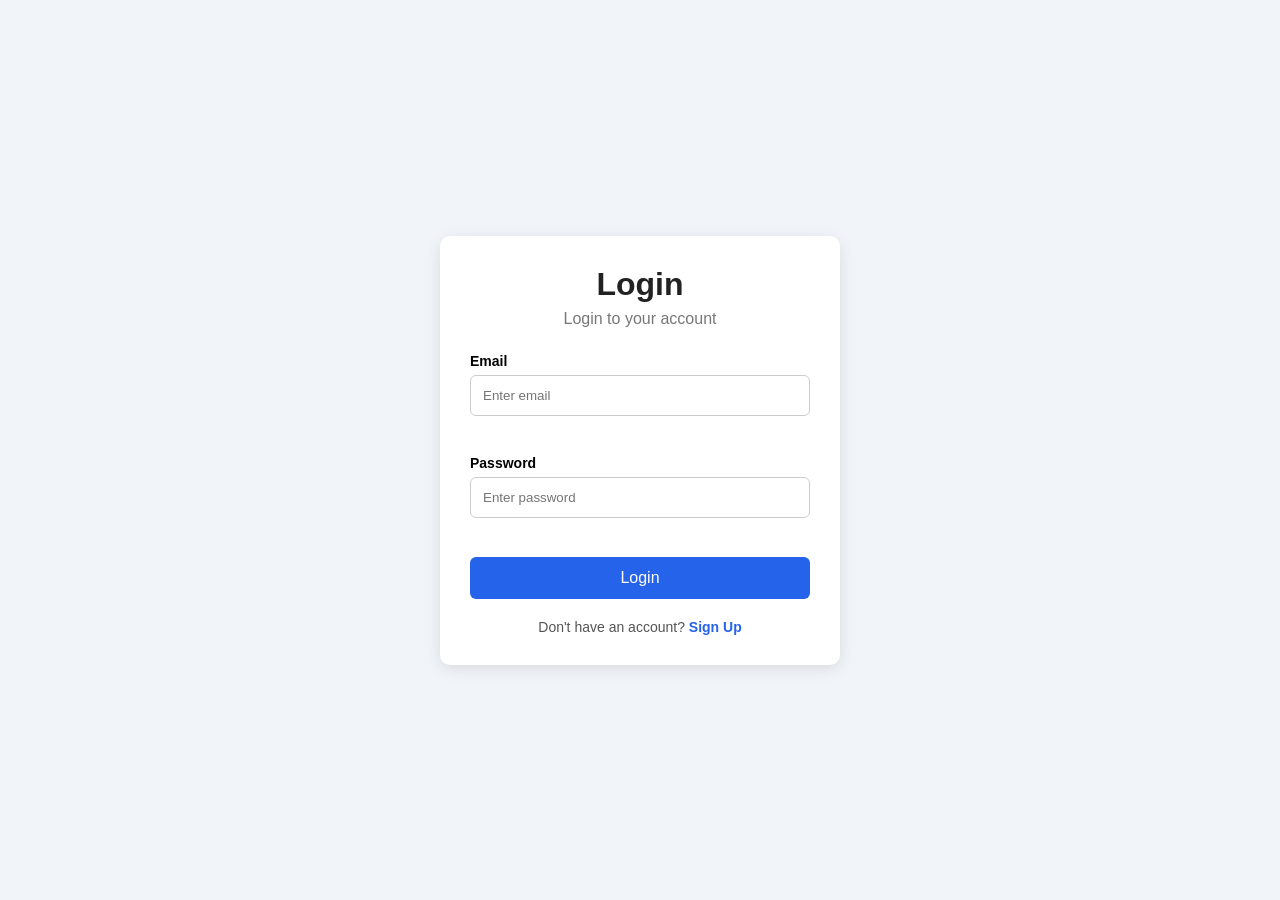
<file: index.html>
<!DOCTYPE html>
<html lang="en">

<head>

    <meta charset="UTF-8">

    <meta name="viewport" content="width=device-width, initial-scale=1.0">

    <title>Login</title>

    <link rel="stylesheet" href="login.css">

</head>


<body>

    <div class="login-container">

        <div class="login-card">

            <h1>Login</h1>

            <p class="subtitle">
                Login to your account
            </p>


            <form id="loginForm">

                <div class="input-box">

                    <label>Email</label>

                    <input
                        type="email"
                        id="email"
                        placeholder="Enter email"
                    >

                    <small id="erroremail"></small>

                </div>


                <div class="input-box">

                    <label>Password</label>

                    <input
                        type="password"
                        id="password"
                        placeholder="Enter password"
                    >

                    <small id="errorpassword"></small>

                </div>


                <p id="loginError"></p>


                <button type="submit">
                    Login
                </button>

            </form>


            <p class="signup-text">

                Don't have an account?

                <a href="signup.html">
                    Sign Up
                </a>

            </p>

        </div>

    </div>


    <script src="login.js"></script>

</body>

</html>
</file>
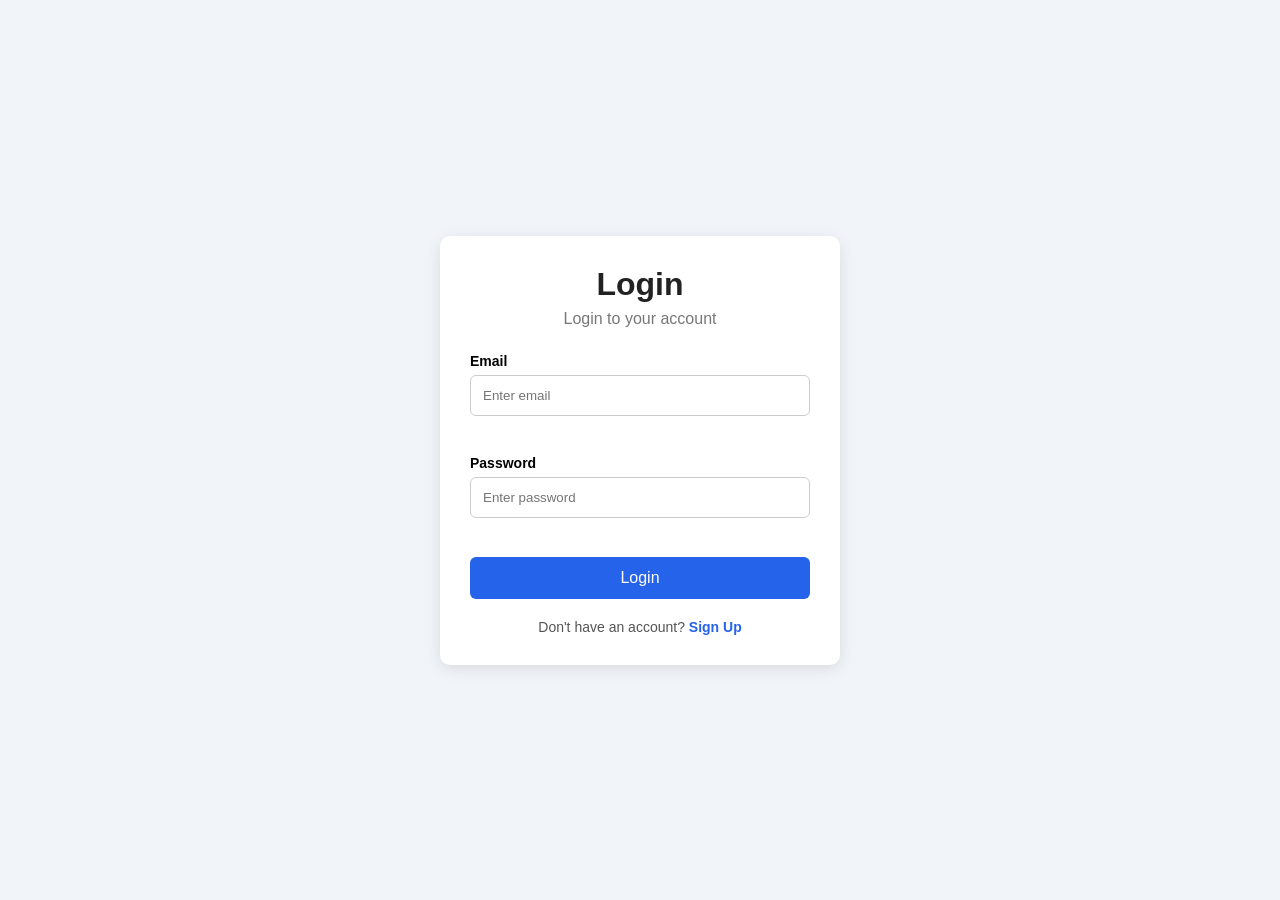
<file: dashboard.html>
<!DOCTYPE html>
<html lang="en">

<head>

    <meta charset="UTF-8">

    <meta name="viewport" content="width=device-width, initial-scale=1.0">

    <title>Dashboard</title>

    <link rel="stylesheet" href="dashboard.css">

</head>


<body>

    <div class="dashboard">



        <aside class="sidebar">

            <h2>My Panel</h2>


            <a href="#" id="dashboardBtn" class="active">
                Dashboard
            </a>


            <a href="#" id="profileBtn">
                My Profile
            </a>


            <a href="#" id="settingsBtn">
                Settings
            </a>


            <button id="logoutBtn">
                Logout
            </button>

        </aside>




        <main class="main-content">



            <section id="dashboardSection">

                <div class="topbar">

                    <div>

                        <h1>Dashboard</h1>


                    </div>

                </div>



                <div class="welcome-card">

                    <div>

                        <h2>
                            Welcome,
                            <span id="welcomeName"></span> 
                        </h2>

                        <p>
                            Here is your account information.
                        </p>

                    </div>

                </div>



                <div class="cards">

                    <div class="small-card">

                        <h3>User</h3>

                        <p>Registered Account</p>

                    </div>


                    <div class="small-card">

                        <h3>Country</h3>

                        <p id="cardCountry"></p>

                    </div>


                    <div class="small-card">

                        <h3>Age</h3>

                        <p id="cardAge"></p>

                    </div>

                </div>



                <div class="user-card">

                    <h2>Login User Data</h2>


                    <div class="user-info">

                        <div class="info-row">

                            <span>Username</span>

                            <strong id="showName"></strong>

                        </div>


                        <div class="info-row">

                            <span>Email</span>

                            <strong id="showEmail"></strong>

                        </div>


                        <div class="info-row">

                            <span>Password</span>

                            <strong id="showPassword"></strong>

                        </div>


                        <div class="info-row">

                            <span>Age</span>

                            <strong id="showAge"></strong>

                        </div>


                        <div class="info-row">

                            <span>Country</span>

                            <strong id="showCountry"></strong>

                        </div>


                        <div class="info-row">

                            <span>Date of Birth</span>

                            <strong id="showDob"></strong>

                        </div>

                    </div>

                </div>

            </section>




            <section id="profileSection" class="page-section">


                <div class="topbar">

                    <h1>My Profile</h1>

                    <p>Personal information</p>

                </div>


                <div class="profile-card">

                    <div class="profile-icon">
                        👤
                    </div>


                    <h2 id="profileName"></h2>

                    <p id="profileEmail"></p>


                    <div class="profile-info">

                        <div>
                            <span>Age</span>
                            <strong id="profileAge"></strong>
                        </div>


                        <div>
                            <span>Country</span>
                            <strong id="profileCountry"></strong>
                        </div>


                        <div>
                            <span>Date of Birth</span>
                            <strong id="profileDob"></strong>
                        </div>

                    </div>

                </div>

            </section>




            <section id="settingsSection" class="page-section">


                <div class="topbar">

                    <h1>Settings</h1>

                    <p>Manage your account settings</p>

                </div>


                <div class="settings-card">

                    <h2>Account Settings</h2>


                    <div class="setting-row">

                        <div>

                            <strong>Account Email</strong>

                            <p id="settingsEmail"></p>

                        </div>

                    </div>


                    <div class="setting-row">

                        <div>

                            <strong>Change Password</strong>

                            <p>Update your account password</p>

                        </div>

                        <button id="changePasswordBtn">
                            Change
                        </button>

                    </div>


                    <div
                        id="passwordBox"
                        class="password-box"
                    >

                        <input
                            type="password"
                            id="newPassword"
                            placeholder="New password"
                        >

                        <small id="passwordError"></small>


                        <button id="savePasswordBtn">
                            Save Password
                        </button>

                    </div>


                </div>

            </section>


        </main>

    </div>


    <script src="dashboard.js"></script>

</body>

</html>
</file>
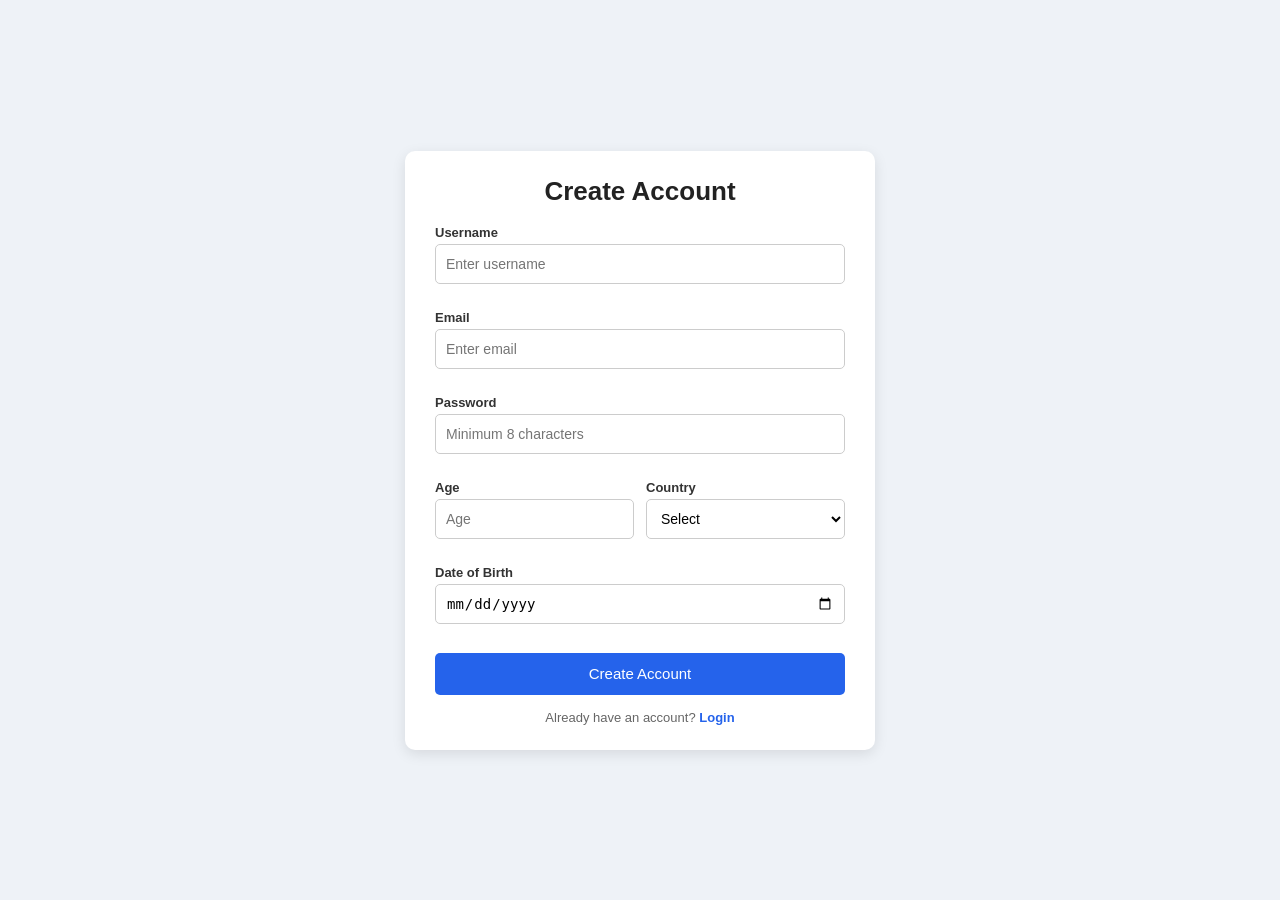
<file: signup.html>
<!DOCTYPE html>
<html lang="en">

<head>
    <meta charset="UTF-8">
    <meta name="viewport" content="width=device-width, initial-scale=1.0">

    <title>Sign Up</title>

    <link rel="stylesheet" href="signup.css">
</head>

<body>

    <div class="signup-container">

        <div class="signup-card">

            <div class="signup-header">
                <h1>Create Account</h1>
            </div>


            <form id="signupForm">

                <div class="input-box">

                    <label>Username</label>

                    <input type="text"
                        id="name"
                        placeholder="Enter username">

                    <small id="errorname"></small>

                </div>


                <div class="input-box">

                    <label>Email</label>

                    <input type="email"
                        id="email"
                        placeholder="Enter email">

                    <small id="erroremail"></small>

                </div>


                <div class="input-box">

                    <label>Password</label>

                    <input type="password"
                        id="password"
                        placeholder="Minimum 8 characters">

                    <small id="errorpassword"></small>

                </div>


                <div class="two-fields">

                    <div class="input-box">

                        <label>Age</label>

                        <input type="number"
                            id="age"
                            placeholder="Age">

                        <small id="errorage"></small>

                    </div>


                    <div class="input-box">

                        <label>Country</label>

                        <select id="country">

                            <option value="">Select</option>

                            <option value="Pakistan">
                                Pakistan
                            </option>

                            <option value="India">
                                India
                            </option>

                            <option value="China">
                                China
                            </option>

                            <option value="Saudi Arabia">
                                Saudi Arabia
                            </option>

                        </select>

                        <small id="errorcountry"></small>

                    </div>

                </div>


                <div class="input-box">

                    <label>Date of Birth</label>

                    <input type="date"
                        id="dob">

                    <small id="errordob"></small>

                </div>


                <button type="submit" id="signBtn">
                    Create Account
                </button>

            </form>


            <p class="login-text">

                Already have an account?

                <a href="login.html">
                    Login
                </a>

            </p>

        </div>

    </div>


    <script src="signup.js"></script>

</body>

</html>
</file>
<file: login.css>
* {
    margin: 0;
    padding: 0;
    box-sizing: border-box;
}


body {
    font-family: Arial, sans-serif;

    background: #f1f5f9;

    min-height: 100vh;

    display: flex;

    justify-content: center;

    align-items: center;

    padding: 20px;
}


.login-container {
    width: 100%;

    max-width: 400px;
}


.login-card {
    background: white;

    padding: 30px;

    border-radius: 10px;

    box-shadow: 0 4px 15px rgba(0, 0, 0, 0.1);
}


.login-card h1 {
    text-align: center;

    color: #222;

    margin-bottom: 7px;
}


.subtitle {
    text-align: center;

    color: #777;

    margin-bottom: 25px;
}


.input-box {
    margin-bottom: 18px;
}


.input-box label {
    display: block;

    margin-bottom: 6px;

    font-weight: bold;

    font-size: 14px;
}


.input-box input {
    width: 100%;

    padding: 12px;

    border: 1px solid #ccc;

    border-radius: 6px;

    outline: none;
}


.input-box input:focus {
    border-color: #555;
}


.input-box small {
    display: block;

    color: red;

    font-size: 12px;

    margin-top: 5px;

    min-height: 16px;
}


#loginError {
    color: red;

    text-align: center;

    font-size: 13px;

    margin-bottom: 10px;
}


button {
    width: 100%;

    padding: 12px;

    background: #2563eb;

    color: white;

    border: none;

    border-radius: 6px;

    cursor: pointer;

    font-size: 16px;
}


button:hover {
    background: #1d4ed8;
}


.signup-text {
    text-align: center;

    margin-top: 20px;

    color: #555;

    font-size: 14px;
}


.signup-text a {
    color: #2563eb;

    text-decoration: none;

    font-weight: bold;
}


@media (max-width: 480px) {

    body {
        padding: 12px;
    }

    .login-card {
        padding: 22px;
    }

}
</file>
<file: dashboard.css>
* {
    margin: 0;
    padding: 0;
    box-sizing: border-box;
}

html,
body {
    width: 100%;
    height: 100%;
    font-family: Arial, sans-serif;
    background: #f1f5f9;
    overflow: hidden;
}


/* ================= SIDEBAR ================= */

.sidebar {
    position: fixed;

    top: 0;
    left: 0;
    bottom: 0;

    width: 220px;
    height: 100vh;

    background: #1e293b;

    padding: 20px 15px;

    color: white;

    display: flex;
    flex-direction: column;

    overflow: hidden;

    z-index: 1000;
}


.sidebar h2 {
    text-align: center;

    font-size: 22px;

    margin-bottom: 25px;

    flex-shrink: 0;
}


/* Sidebar Links */

.sidebar a {
    display: block;

    width: 100%;

    text-decoration: none;

    color: #cbd5e1;

    padding: 11px;

    border-radius: 5px;

    margin-bottom: 5px;

    font-size: 14px;

    flex-shrink: 0;
}


/* Only hovered button */

.sidebar a:hover {
    background: #334155;

    color: white;
}


/* Active button */

.sidebar a.active {
    background: #334155;

    color: white;
}


/* Logout */

.sidebar button {
    width: 100%;

    padding: 10px;

    border: none;

    border-radius: 5px;

    background: #dc2626;

    color: white;

    cursor: pointer;

    font-size: 14px;

    margin-top: auto;

    flex-shrink: 0;
}


.sidebar button:hover {
    background: #b91c1c;
}


/* ================= MAIN CONTENT ================= */

.main-content {
    margin-left: 220px;

    width: calc(100% - 220px);

    height: 100vh;

    padding: 25px;

    overflow-y: auto;

    overflow-x: hidden;
}


/* Scrollbar */

.main-content::-webkit-scrollbar {
    width: 7px;
}


.main-content::-webkit-scrollbar-thumb {
    background: #cbd5e1;

    border-radius: 10px;
}


/* ================= TOPBAR ================= */

.topbar {
    margin-bottom: 20px;
}


.topbar h1 {
    color: #1e293b;

    font-size: 28px;

    margin-bottom: 5px;
}


.topbar p {
    color: #777;

    font-size: 14px;
}


/* ================= WELCOME ================= */

.welcome-card {
    background: white;

    padding: 25px;

    border-radius: 8px;

    margin-bottom: 20px;

    box-shadow: 0 3px 10px rgba(0, 0, 0, 0.07);
}


.welcome-card h2 {
    color: #222;

    margin-bottom: 7px;
}


.welcome-card span {
    color: #2563eb;
}


.welcome-card p {
    color: #777;

    font-size: 14px;
}


/* ================= SMALL CARDS ================= */

.cards {
    display: grid;

    grid-template-columns: repeat(3, 1fr);

    gap: 15px;

    margin-bottom: 20px;
}


.small-card {
    background: white;

    padding: 20px;

    border-radius: 8px;

    box-shadow: 0 3px 10px rgba(0, 0, 0, 0.07);
}


.small-card h3 {
    color: #2563eb;

    margin-bottom: 8px;
}


.small-card p {
    color: #666;

    font-size: 14px;
}


/* ================= USER DATA ================= */

.user-card {
    background: white;

    padding: 25px;

    border-radius: 8px;

    box-shadow: 0 3px 10px rgba(0, 0, 0, 0.07);

    margin-bottom: 30px;
}


.user-card h2 {
    margin-bottom: 15px;

    color: #222;
}


.info-row {
    display: flex;

    justify-content: space-between;

    padding: 13px 5px;

    border-bottom: 1px solid #eee;

    gap: 20px;
}


.info-row span {
    color: #777;
}


.info-row strong {
    color: #222;

    text-align: right;

    word-break: break-word;
}


/* ================= PROFILE ================= */

.page-section {
    display: none;
}


.profile-card {
    background: white;

    max-width: 600px;

    padding: 30px;

    border-radius: 8px;

    box-shadow: 0 3px 10px rgba(0, 0, 0, 0.07);

    text-align: center;
}


.profile-icon {
    width: 70px;
    height: 70px;

    background: #e0e7ff;

    border-radius: 50%;

    display: flex;

    align-items: center;
    justify-content: center;

    margin: 0 auto 15px;

    font-size: 32px;
}


.profile-card h2 {
    margin-bottom: 5px;

    color: #222;
}


.profile-card > p {
    color: #777;

    margin-bottom: 25px;
}


.profile-info {
    text-align: left;
}


.profile-info div {
    display: flex;

    justify-content: space-between;

    padding: 14px 5px;

    border-bottom: 1px solid #eee;
}


.profile-info span {
    color: #777;
}


.profile-info strong {
    color: #222;
}


/* ================= SETTINGS ================= */

.settings-card {
    background: white;

    max-width: 700px;

    padding: 25px;

    border-radius: 8px;

    box-shadow: 0 3px 10px rgba(0, 0, 0, 0.07);
}


.settings-card h2 {
    margin-bottom: 20px;

    color: #222;
}


.setting-row {
    display: flex;

    justify-content: space-between;

    align-items: center;

    padding: 18px 5px;

    border-bottom: 1px solid #eee;

    gap: 15px;
}


.setting-row strong {
    color: #333;
}


.setting-row p {
    color: #777;

    font-size: 13px;

    margin-top: 5px;
}


.setting-row button,
#savePasswordBtn {
    background: #2563eb;

    color: white;

    border: none;

    padding: 9px 16px;

    border-radius: 5px;

    cursor: pointer;
}


.setting-row button:hover,
#savePasswordBtn:hover {
    background: #1d4ed8;
}


/* ================= PASSWORD ================= */

.password-box {
    display: none;

    padding-top: 18px;
}


.password-box input {
    width: 100%;

    padding: 11px;

    border: 1px solid #ccc;

    border-radius: 5px;

    outline: none;

    margin-bottom: 5px;
}


.password-box small {
    display: block;

    color: red;

    font-size: 12px;

    min-height: 18px;

    margin-bottom: 5px;
}


/* ================================================= */
/* ================= MOBILE ======================== */
/* ================================================= */

@media (max-width: 700px) {

    /* Fixed Sidebar */

    .sidebar {
        position: fixed;

        top: 0;
        left: 0;
        bottom: 0;

        width: 130px;

        height: 100vh;

        padding: 15px 8px;

        overflow: hidden;
    }


    .sidebar h2 {
        font-size: 16px;

        margin-bottom: 18px;
    }


    .sidebar a {
        font-size: 11px;

        padding: 9px 6px;

        margin-bottom: 4px;
    }


    .sidebar button {
        font-size: 11px;

        padding: 9px 6px;

        margin-top: auto;
    }


    /* Main content */

    .main-content {
        margin-left: 130px;

        width: calc(100% - 130px);

        height: 100vh;

        padding: 15px;

        overflow-y: auto;

        overflow-x: hidden;
    }


    .topbar h1 {
        font-size: 23px;
    }


    .cards {
        grid-template-columns: 1fr;
    }


    .welcome-card {
        padding: 20px;
    }


    .user-card {
        padding: 20px;
    }


    .info-row {
        flex-direction: column;

        gap: 5px;
    }


    .info-row strong {
        text-align: left;
    }


    .profile-info div {
        flex-direction: column;

        gap: 5px;
    }


    .setting-row {
        flex-direction: column;

        align-items: flex-start;
    }

}


/* ================= VERY SMALL MOBILE ================= */

@media (max-width: 400px) {

    .sidebar {
        width: 110px;

        padding: 12px 6px;
    }


    .sidebar h2 {
        font-size: 14px;

        margin-bottom: 15px;
    }


    .sidebar a {
        font-size: 10px;

        padding: 8px 5px;

        margin-bottom: 3px;
    }


    .sidebar button {
        font-size: 10px;

        padding: 8px 5px;
    }


    .main-content {
        margin-left: 110px;

        width: calc(100% - 110px);

        padding: 12px;
    }

}
</file>
<file: signup.css>
* {
    margin: 0;
    padding: 0;
    box-sizing: border-box;
}


body {
    font-family: Arial, sans-serif;

    background: #eef2f7;

    min-height: 100vh;

    display: flex;
    justify-content: center;
    align-items: center;

    padding: 15px;
}


.signup-container {
    width: 100%;
    max-width: 470px;
}


.signup-card {
    background: white;

    padding: 25px 30px;

    border-radius: 10px;

    box-shadow: 0 4px 14px rgba(0, 0, 0, 0.10);
}


.signup-header {
    text-align: center;

    margin-bottom: 18px;
}


.signup-header h1 {
    font-size: 26px;

    color: #222;

    margin-bottom: 5px;
}


.signup-header p {
    font-size: 14px;

    color: #777;
}


.input-box {
    margin-bottom: 10px;
}


.input-box label {
    display: block;

    font-size: 13px;

    font-weight: bold;

    margin-bottom: 4px;

    color: #333;
}


.input-box input,
.input-box select {
    width: 100%;

    height: 40px;

    padding: 8px 10px;

    border: 1px solid #ccc;

    border-radius: 5px;

    outline: none;

    font-size: 14px;

    background: white;
}


.input-box input:focus,
.input-box select:focus {
    border-color: #2563eb;
}


.input-box small {
    display: block;

    color: red;

    font-size: 11px;

    min-height: 14px;

    margin-top: 2px;
}



.two-fields {
    display: flex;

    gap: 12px;
}


.two-fields .input-box {
    width: 50%;
}


button {
    width: 100%;

    height: 42px;

    border: none;

    border-radius: 5px;

    background: #2563eb;

    color: white;

    font-size: 15px;

    cursor: pointer;

    margin-top: 3px;
}


button:hover {
    background: #1d4ed8;
}


.login-text {
    text-align: center;

    margin-top: 15px;

    font-size: 13px;

    color: #666;
}


.login-text a {
    color: #2563eb;

    text-decoration: none;

    font-weight: bold;
}



@media (max-width: 500px) {

    body {
        padding: 10px;
    }


    .signup-card {
        padding: 20px;
    }


    .two-fields {
        flex-direction: column;

        gap: 0;
    }


    .two-fields .input-box {
        width: 100%;
    }

}
</file>
